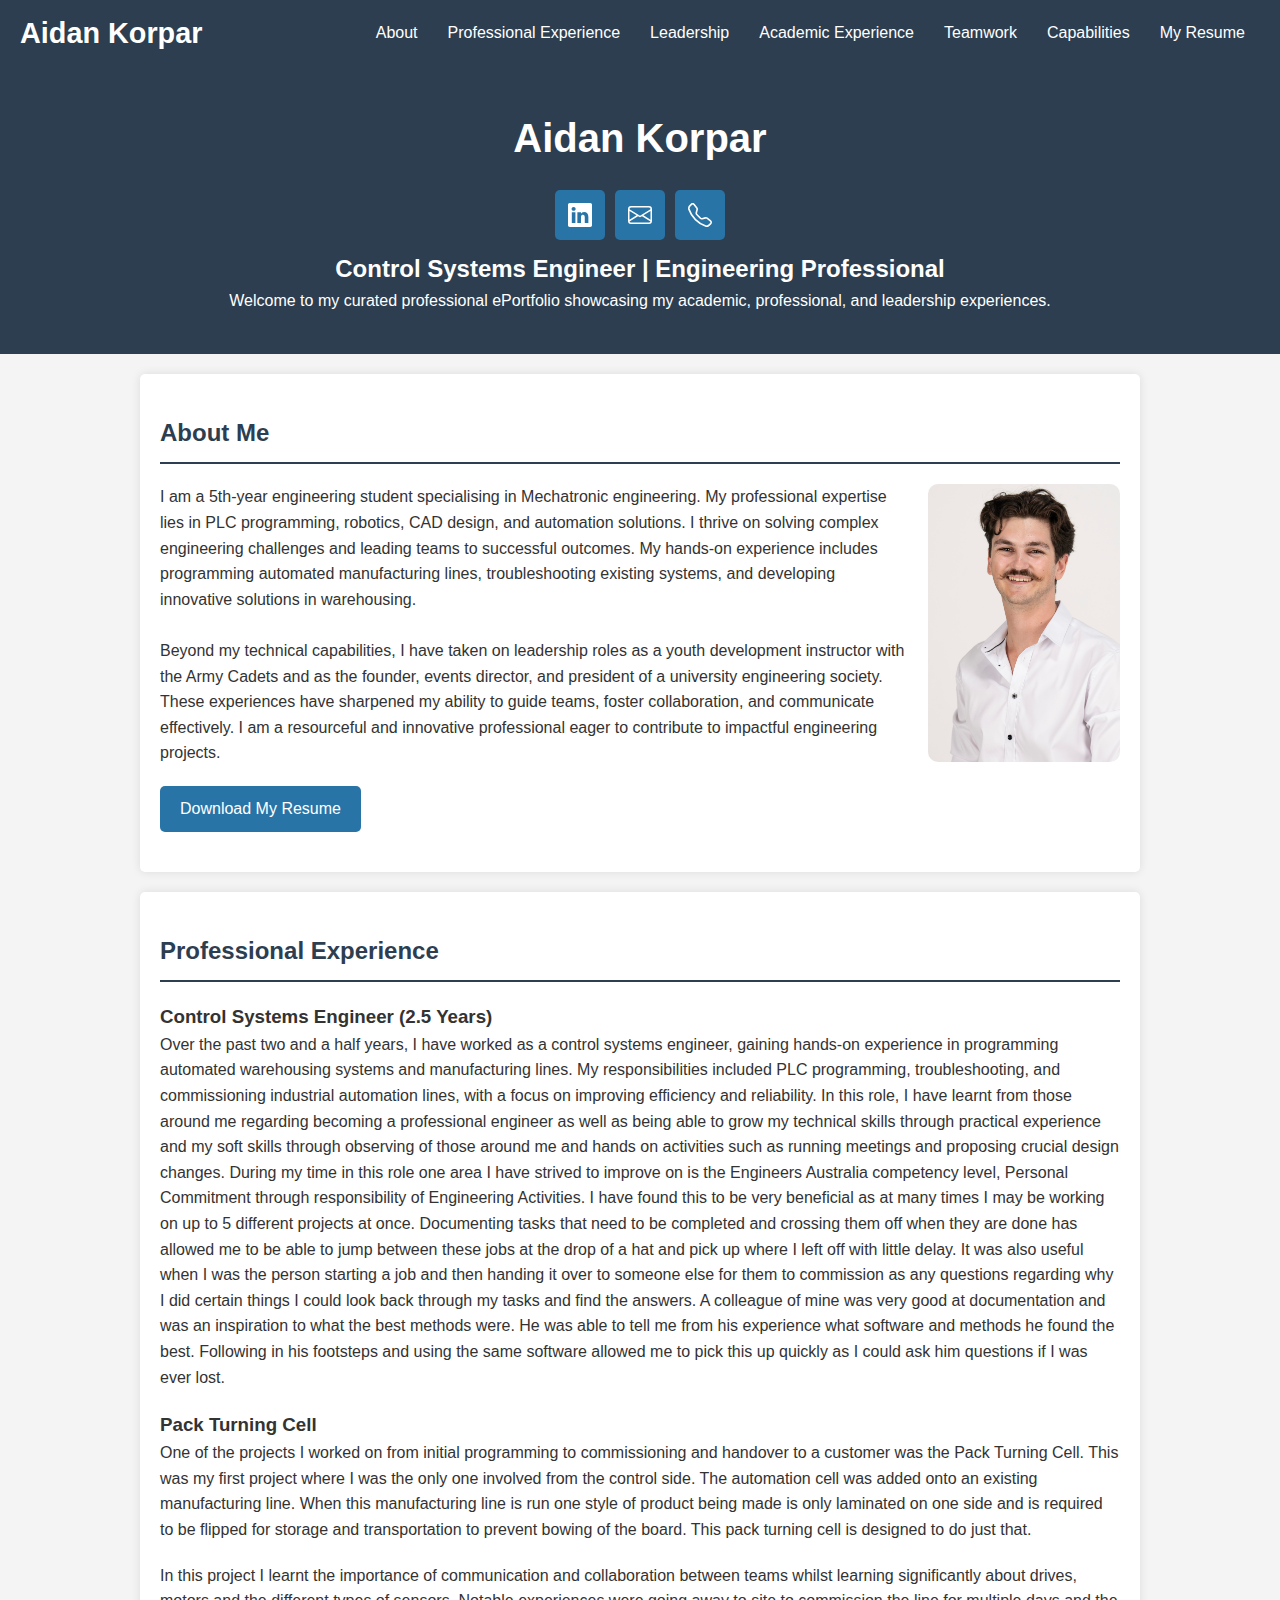
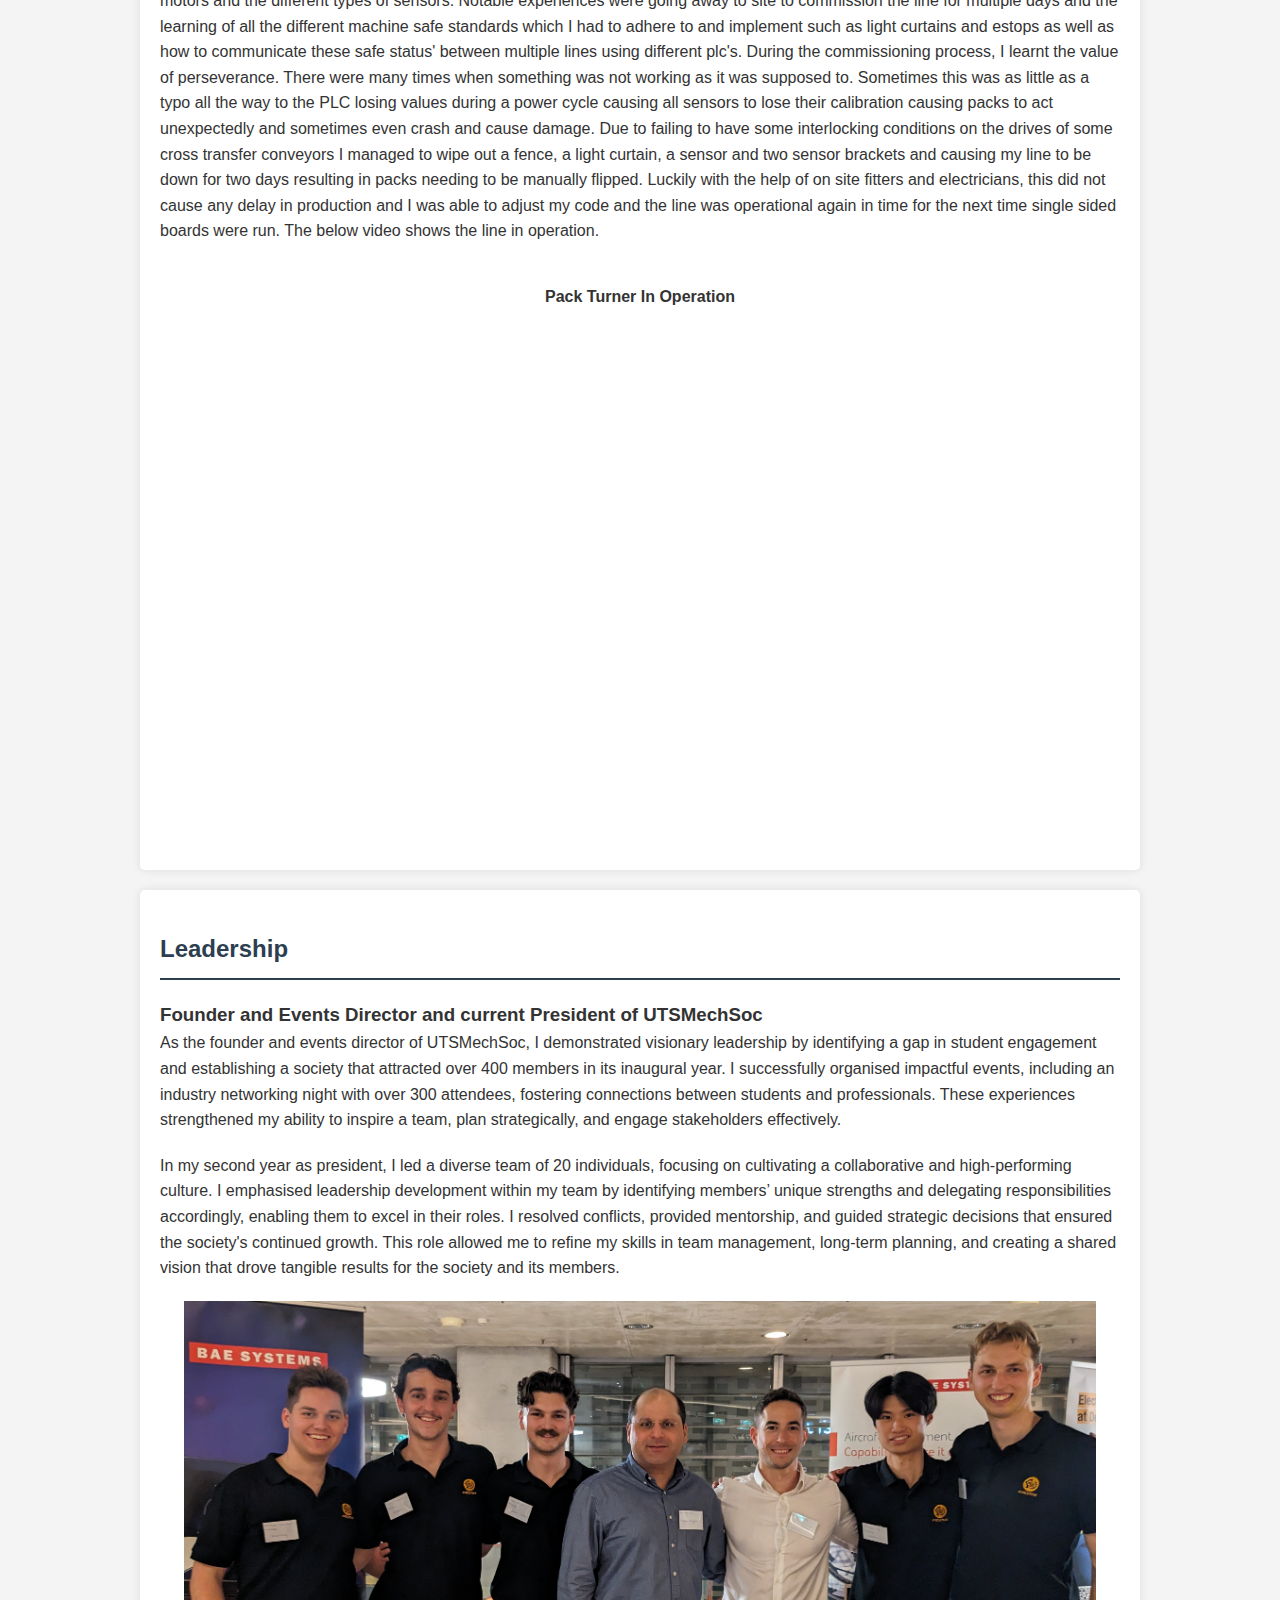
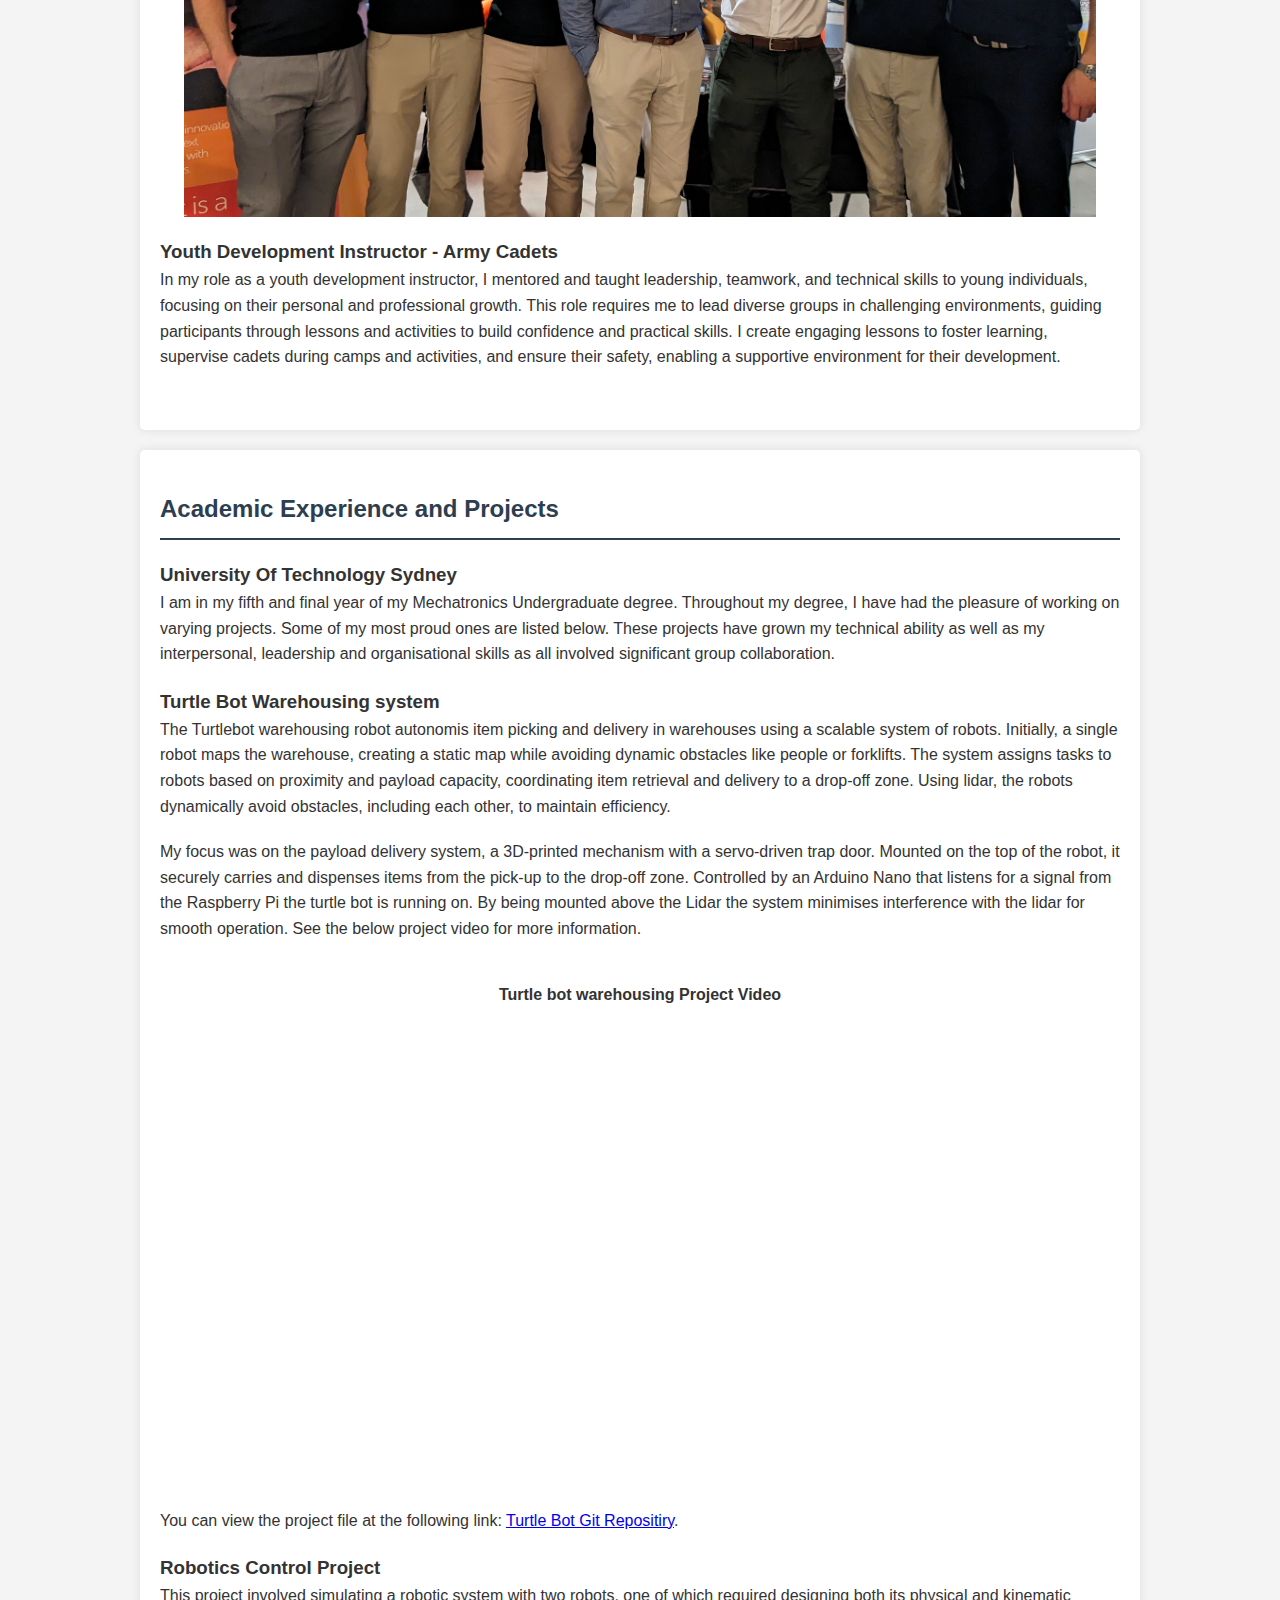
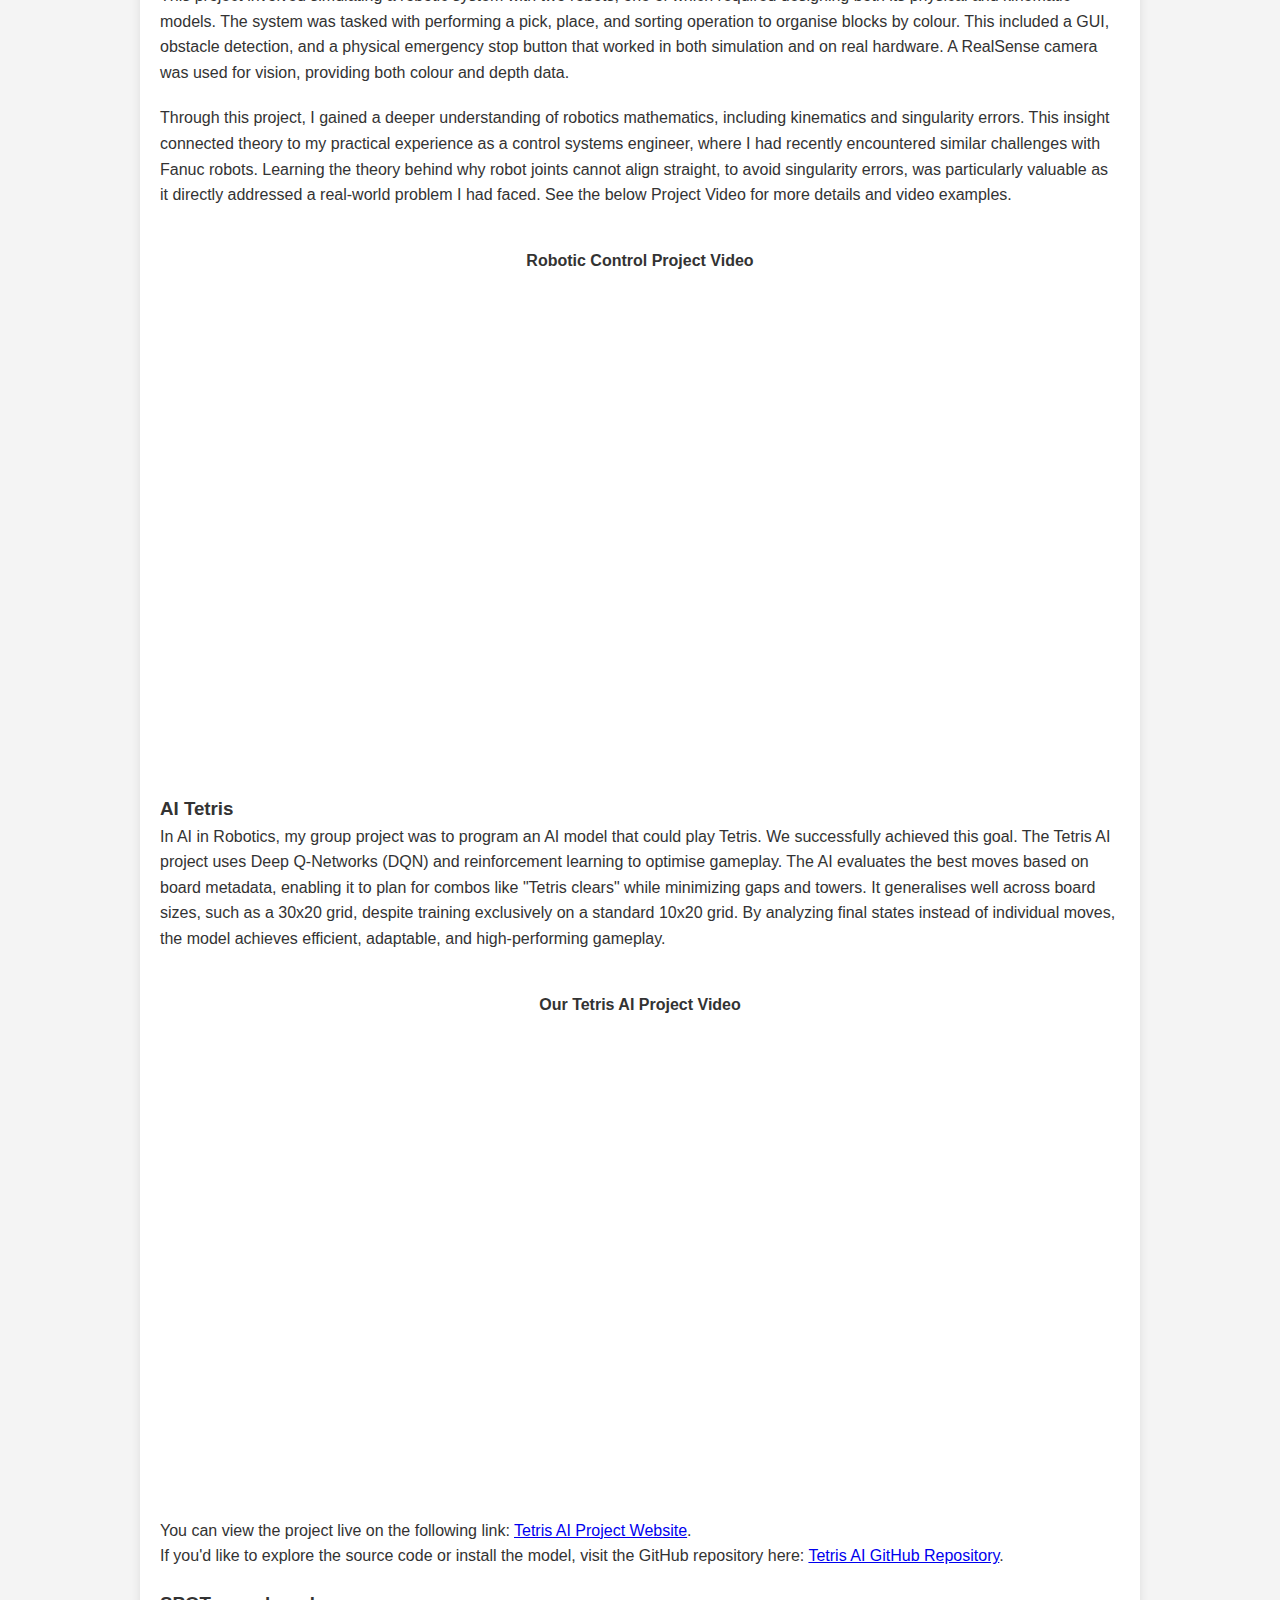
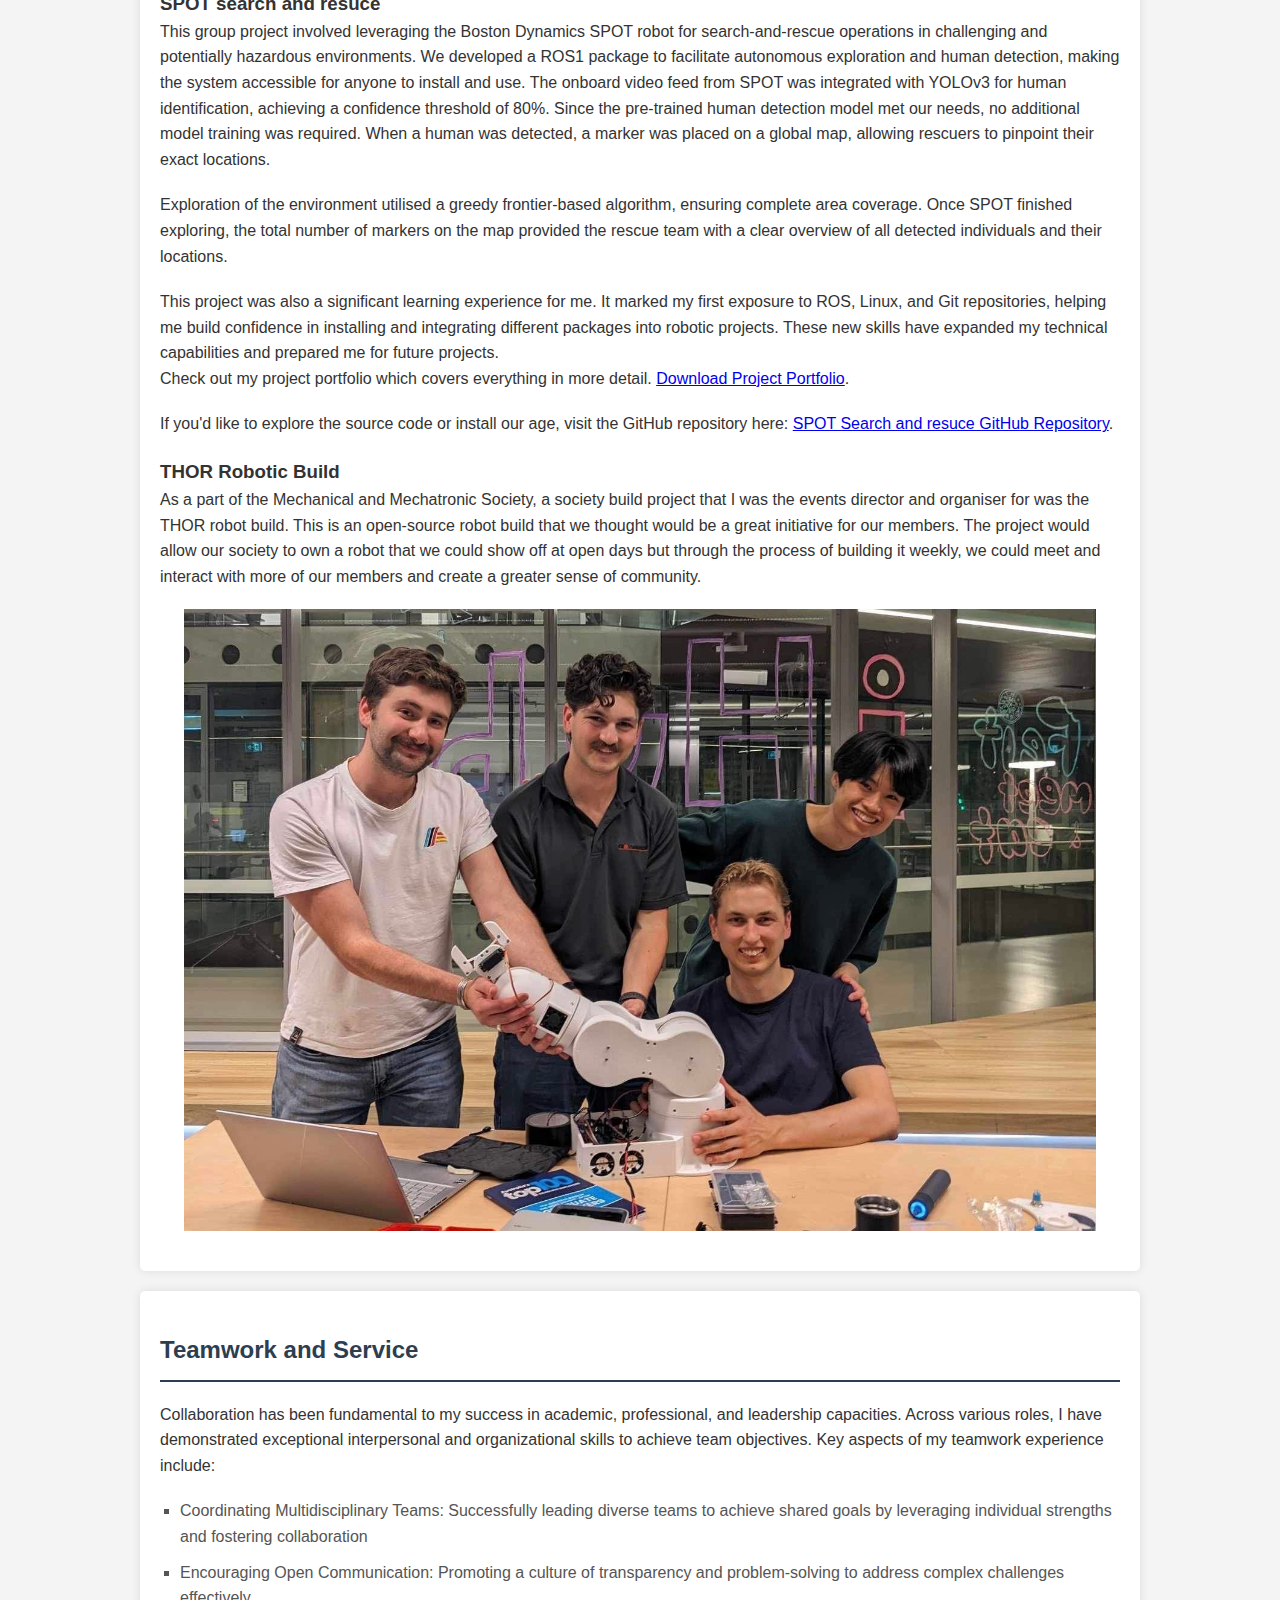
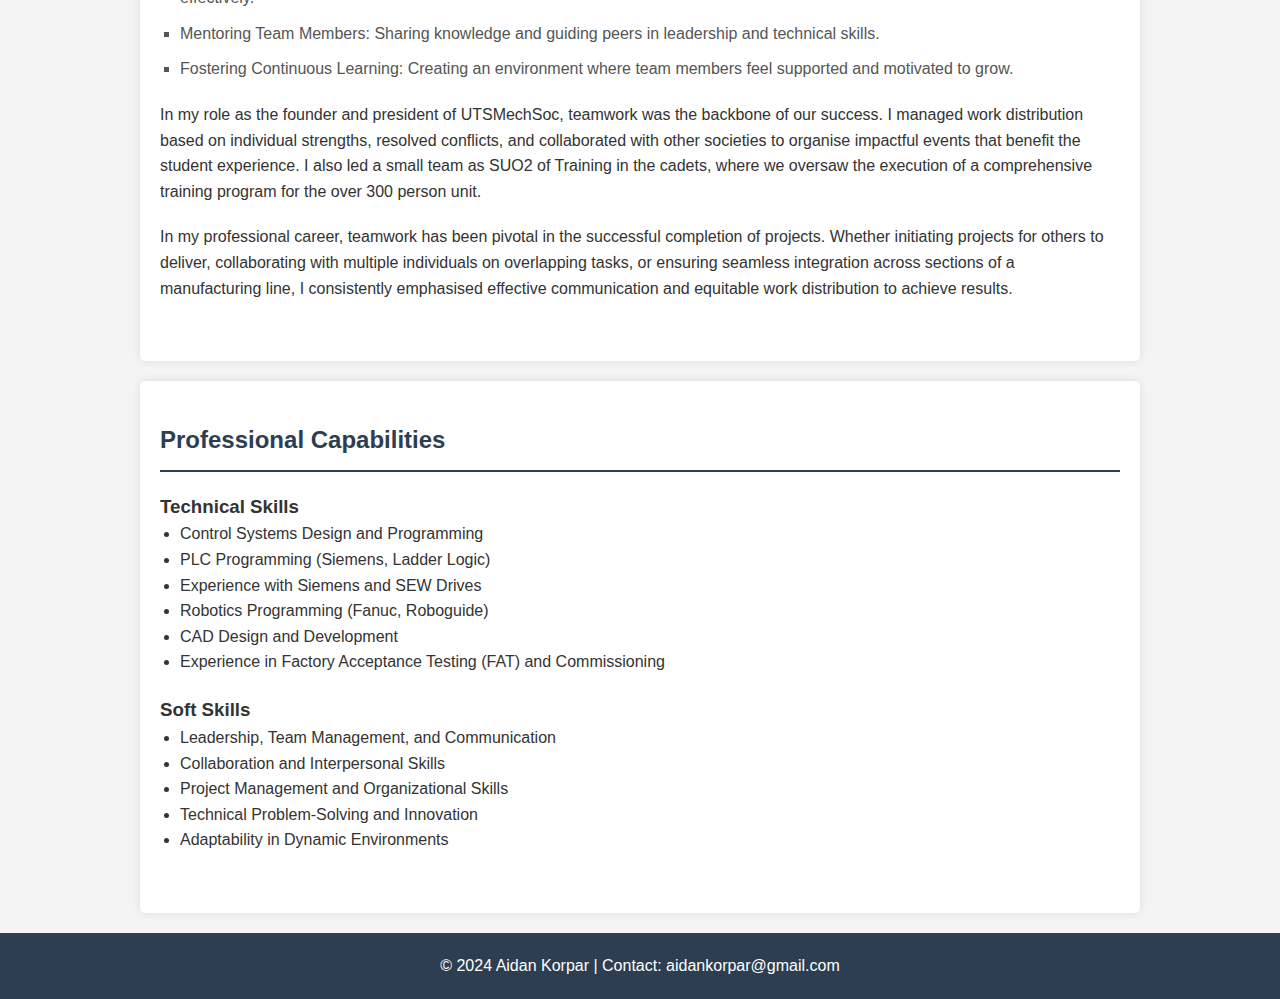
<file: index.html>
<!DOCTYPE html>
<html lang="en">
<head>
    <meta charset="UTF-8">
    <meta name="viewport" content="width=device-width, initial-scale=1.0">
    <title>Engineering ePortfolio</title>
    <link rel="stylesheet" href="style.css">
    <link rel="icon" href="favicon.png" type="image/png">
</head>
<body>
    <!-- Navigation Bar -->
  <nav>
    <div class="container nav-container">
      <h1 class="logo">Aidan Korpar</h1>
      <span class="icon" onclick="myFunction()">☰</span>
      <ul class="nav-links" id="myTopnav">
        <li><a href="#about">About</a></li>
        <li><a href="#professional-experience">Professional Experience</a></li>
        <li><a href="#leadership">Leadership</a></li>
        <li><a href="#academic-experience">Academic Experience</a></li>          
        <li><a href="#teamwork">Teamwork</a></li>
        <li><a href="#capabilities">Capabilities</a></li>
        <li><a href="Aidan Korpar Resume.pdf" download>My Resume</a></li>
      </ul>
    </div>
  </nav>

    <!-- Header Section -->
    <header>
        <div class="container">
            <h1>Aidan Korpar</h1>
            <div class="button-group">
                <a href="www.linkedin.com/in/aidan-korpar" target="_blank" class="btn2">
                    <svg xmlns="http://www.w3.org/2000/svg" width="24" height="24" fill="currentColor" class="bi bi-linkedin" viewBox="0 0 16 16">
                        <path d="M0 1.146C0 .513.526 0 1.175 0h13.65C15.474 0 16 .513 16 1.146v13.708c0 .633-.526 1.146-1.175 1.146H1.175C.526 16 0 15.487 0 14.854zm4.943 12.248V6.169H2.542v7.225zm-1.2-8.212c.837 0 1.358-.554 1.358-1.248-.015-.709-.52-1.248-1.342-1.248S2.4 3.226 2.4 3.934c0 .694.521 1.248 1.327 1.248zm4.908 8.212V9.359c0-.216.016-.432.08-.586.173-.431.568-.878 1.232-.878.869 0 1.216.662 1.216 1.634v3.865h2.401V9.25c0-2.22-1.184-3.252-2.764-3.252-1.274 0-1.845.7-2.165 1.193v.025h-.016l.016-.025V6.169h-2.4c.03.678 0 7.225 0 7.225z"/>
                    </svg>
                </a>
                <a href="mailto:aidankorpar@gmail.com" class="btn2">
                    <svg xmlns="http://www.w3.org/2000/svg" width="24" height="24" fill="currentColor" class="bi bi-envelope" viewBox="0 0 16 16">
                        <path d="M0 4a2 2 0 0 1 2-2h12a2 2 0 0 1 2 2v8a2 2 0 0 1-2 2H2a2 2 0 0 1-2-2zm2-1a1 1 0 0 0-1 1v.217l7 4.2 7-4.2V4a1 1 0 0 0-1-1zm13 2.383-4.708 2.825L15 11.105zm-.034 6.876-5.64-3.471L8 9.583l-1.326-.795-5.64 3.47A1 1 0 0 0 2 13h12a1 1 0 0 0 .966-.741M1 11.105l4.708-2.897L1 5.383z"/>
                    </svg>
                </a>
                <a href="tel:+61403736341" class="btn2">
                    <svg xmlns="http://www.w3.org/2000/svg" width="24" height="24" fill="currentColor" class="bi bi-telephone" viewBox="0 0 16 16">
                        <path d="M3.654 1.328a.678.678 0 0 0-1.015-.063L1.605 2.3c-.483.484-.661 1.169-.45 1.77a17.6 17.6 0 0 0 4.168 6.608 17.6 17.6 0 0 0 6.608 4.168c.601.211 1.286.033 1.77-.45l1.034-1.034a.678.678 0 0 0-.063-1.015l-2.307-1.794a.68.68 0 0 0-.58-.122l-2.19.547a1.75 1.75 0 0 1-1.657-.459L5.482 8.062a1.75 1.75 0 0 1-.46-1.657l.548-2.19a.68.68 0 0 0-.122-.58zM1.884.511a1.745 1.745 0 0 1 2.612.163L6.29 2.98c.329.423.445.974.315 1.494l-.547 2.19a.68.68 0 0 0 .178.643l2.457 2.457a.68.68 0 0 0 .644.178l2.189-.547a1.75 1.75 0 0 1 1.494.315l2.306 1.794c.829.645.905 1.87.163 2.611l-1.034 1.034c-.74.74-1.846 1.065-2.877.702a18.6 18.6 0 0 1-7.01-4.42 18.6 18.6 0 0 1-4.42-7.009c-.362-1.03-.037-2.137.703-2.877z"/>
                    </svg>
                </a>
            </div>
            <h2>Control Systems Engineer | Engineering Professional</h2>
            <p>Welcome to my curated professional ePortfolio showcasing my academic, professional, and leadership experiences.</p>
        </div>
    </header>

    <!-- About Me Section -->
    <section id="about" class="section">
        <div class="container">

            <h2>About Me</h2>
            <div class="about-me-container">
                <p>
                    I am a 5th-year engineering student specialising in Mechatronic engineering. My professional expertise lies in PLC programming, robotics, CAD design, and automation solutions. I thrive on solving complex engineering challenges and leading teams to successful outcomes. My hands-on experience includes programming automated manufacturing lines, troubleshooting existing systems, and developing innovative solutions in warehousing. 
                <br><br>
                    Beyond my technical capabilities, I have taken on leadership roles as a youth development instructor with the Army Cadets and as the founder, events director, and president of a university engineering society. These experiences have sharpened my ability to guide teams, foster collaboration, and communicate effectively. I am a resourceful and innovative professional eager to contribute to impactful engineering projects.
                </p>
                <img src="Headshot.jpeg" alt="Profile Photo" class="about-me-photo">
            </div>
            <a href="Aidan Korpar Resume.pdf" class="btn" download>Download My Resume</a>
        </div>
    </section>


 <!-- Professional Experience Section -->
    <section id="professional-experience" class="section">
        <div class="container">
            <h2>Professional Experience</h2>
            <div class="professional-project">
                <h3>Control Systems Engineer (2.5 Years)</h3>
                <p>
                    Over the past two and a half years, I have worked as a control systems engineer, gaining hands-on experience in programming automated warehousing systems and manufacturing lines. My responsibilities included PLC programming, troubleshooting, and commissioning industrial automation lines, with a focus on improving efficiency and reliability.
                    In this role, I have learnt from those around me regarding becoming a professional engineer as well as being able to grow my technical skills through practical experience and my soft skills through observing of those around me and hands on activities such as running meetings and proposing crucial design changes.
                    During my time in this role one area I have strived to improve on is the Engineers Australia competency level, Personal Commitment through responsibility of Engineering Activities. I have found this to be very beneficial as at many times I may be working on up to 5 different projects at once. Documenting tasks that need to be completed and crossing them off when they are done has allowed me to be able to jump between these jobs at the drop of a hat and pick up where I left off with little delay. It was also useful when I was the person starting a job and then handing it over to someone else for them to commission as any questions regarding why I did certain things I could look back through my tasks and find the answers.
                    A colleague of mine was very good at documentation and was an inspiration to what the best methods were. He was able to tell me from his experience what software and methods he found the best. Following in his footsteps and using the same software allowed me to pick this up quickly as I could ask him questions if I was ever lost.
                </p>
                
            </div>
            <div class="professional-project">
                <h3>Pack Turning Cell</h3>
                <p>
                    One of the projects I worked on from initial programming to commissioning and handover to a customer was the Pack Turning Cell. This was my first project where I was the only one involved from the control side. 
                    The automation cell was added onto an existing manufacturing line. When this manufacturing line is run one style of product being made is only laminated on one side and is required to be flipped for storage and transportation to prevent bowing of the board. This pack turning cell is designed to do just that.
                </p>
                <p>
                    In this project I learnt the importance of communication and collaboration between teams whilst learning significantly about drives, motors and the different types of sensors. Notable experiences were going away to site to commission the line for multiple days and the learning of all the different machine safe standards which I had to adhere to and implement such as light curtains and estops as well as how to communicate these safe status' between multiple lines using different plc's.
                    During the commissioning process, I learnt the value of perseverance. There were many times when something was not working as it was supposed to. Sometimes this was as little as a typo all the way to the PLC losing values during a power cycle causing all sensors to lose their calibration causing packs to act unexpectedly and sometimes even crash and cause damage. Due to failing to have some interlocking conditions on the drives of some cross transfer conveyors I managed to wipe out a fence, a light curtain, a sensor and two sensor brackets and causing my line to be down for two days resulting in packs needing to be manually flipped.
                    Luckily with the help of on site fitters and electricians, this did not cause any delay in production and I was able to adjust my code and the line was operational again in time for the next time single sided boards were run. 
                    The below video shows the line in operation.
                   
                    <div class="video-container">
                        <h4 class="video-title">Pack Turner In Operation</h4>
                        <iframe src="https://www.youtube.com/embed/6BP48if7j2s?si=kgW1jnw_UqcvFx53"
                        title="Pack Turner In Operation" 
                        frameborder="0" 
                        allow="accelerometer; autoplay; clipboard-write; encrypted-media; gyroscope; picture-in-picture; web-share" 
                        referrerpolicy="strict-origin-when-cross-origin" 
                        allowfullscreen>
                        </iframe>
                    </div>
                </p>
            </div>
        </div>
    </section>

    <!-- Leadership Section -->
    <section id="leadership" class="section">
        <div class="container">
            <h2>Leadership</h2>
            
            <!-- UTSMechSoc Subsection -->
            <div class="leadership-category">
                <h3>Founder and Events Director and current President of UTSMechSoc</h3>
                <p>
                As the founder and events director of UTSMechSoc, I demonstrated visionary leadership by identifying a gap in student engagement and establishing a society that attracted over 400 members in its inaugural year. I successfully organised impactful events, including an industry networking night with over 300 attendees, fostering connections between students and professionals. These experiences strengthened my ability to inspire a team, plan strategically, and engage stakeholders effectively.
                </p>
                <p>
                In my second year as president, I led a diverse team of 20 individuals, focusing on cultivating a collaborative and high-performing culture. I emphasised leadership development within my team by identifying members’ unique strengths and delegating responsibilities accordingly, enabling them to excel in their roles. I resolved conflicts, provided mentorship, and guided strategic decisions that ensured the society's continued growth. This role allowed me to refine my skills in team management, long-term planning, and creating a shared vision that drove tangible results for the society and its members.    
                </p>
                <img src="bae-mechsoc3.jpg" alt="Mechsoc Execs" class="image-container">
            </div>
            
            <!-- Army Cadets Subsection -->
            <div class="leadership-category">
                <h3>Youth Development Instructor - Army Cadets</h3>
                <p>
                    In my role as a youth development instructor, I mentored and taught leadership, teamwork, and technical skills to young individuals, focusing on their personal and professional growth. This role requires me to lead diverse groups in challenging environments, guiding participants through lessons and activities to build confidence and practical skills. I create engaging lessons to foster learning, supervise cadets during camps and activities, and ensure their safety, enabling a supportive environment for their development. 
                </p>
            </div>
        </div>
    </section>
    
    <!-- Academic Experience Section -->
    <section id="academic-experience" class="section">
        <div class="container">
            <h2>Academic Experience and Projects</h2>
            <div class="acedemic-project">
                <h3>University Of Technology Sydney </h3>
                <p>
                    I am in my fifth and final year of my Mechatronics Undergraduate degree. Throughout my degree, I have had the pleasure of working on varying projects. Some of my most proud ones are listed below.
                    These projects have grown my technical ability as well as my interpersonal, leadership and organisational skills as all involved significant group collaboration.
                </p>
            </div>
            <div class="academic-project">
                <h3>Turtle Bot Warehousing system</h3>
                <p>
                    The Turtlebot warehousing robot autonomis item picking and delivery in warehouses using a scalable system of robots. Initially, a single robot maps the warehouse, creating a static map while avoiding dynamic obstacles like people or forklifts. The system assigns tasks to robots based on proximity and payload capacity, coordinating item retrieval and delivery to a drop-off zone. Using lidar, the robots dynamically avoid obstacles, including each other, to maintain efficiency.
                </p>
                <p>
                    My focus was on the payload delivery system, a 3D-printed mechanism with a servo-driven trap door. Mounted on the top of the robot, it securely carries and dispenses items from the pick-up to the drop-off zone. Controlled by an Arduino Nano that listens for a signal from the Raspberry Pi the turtle bot is running on. By being mounted above the Lidar the system minimises interference with the lidar for smooth operation.
                    See the below project video for more information.
                <div class="video-container">
                        <h4 class="video-title">Turtle bot warehousing Project Video</h4>
                        <iframe src="https://www.youtube.com/embed/PykMOBxtqDs?si=Vog3GEVmjzvJvmNK" 
                        title="Turtle bot Warehousing System" 
                        frameborder="0" 
                        allow="accelerometer; autoplay; clipboard-write; encrypted-media; gyroscope; picture-in-picture; web-share" 
                        referrerpolicy="strict-origin-when-cross-origin" 
                        allowfullscreen>
                        </iframe>
                    </div>
                    You can view the project file at the following link:
                    <a href="https://github.com/imJohly/warehouse_tasker/tree/Payload" target="_blank" class="project-link">Turtle Bot Git Repositiry</a>.
                    <br>
                </p>
                
            </div>
            <div class="academic-project">
                <h3>Robotics Control Project</h3>
                <p>
                    This project involved simulating a robotic system with two robots, one of which required designing both its physical and kinematic models. The system was tasked with performing a pick, place, and sorting operation to organise blocks by colour. This included a GUI, obstacle detection, and a physical emergency stop button that worked in both simulation and on real hardware. A RealSense camera was used for vision, providing both colour and depth data.
                </p>
                <p>
                    Through this project, I gained a deeper understanding of robotics mathematics, including kinematics and singularity errors. This insight connected theory to my practical experience as a control systems engineer, where I had recently encountered similar challenges with Fanuc robots. Learning the theory behind why robot joints cannot align straight, to avoid singularity errors, was particularly valuable as it directly addressed a real-world problem I had faced.
                    See the below Project Video for more details and video examples.
                    <div class="video-container">
                        <h4 class="video-title">Robotic Control Project Video</h4>
                        <iframe src="https://www.youtube.com/embed/mtV6qu-1_xM?si=5ocI-sWwbQ1oIWb6" 
                        title="Robotic Control Project Video" 
                        frameborder="0" 
                        allow="accelerometer; autoplay; clipboard-write; encrypted-media; gyroscope; picture-in-picture; web-share" 
                        referrerpolicy="strict-origin-when-cross-origin" 
                        allowfullscreen>
                        </iframe>
                    </div>
                </p>
            </div>
            <div class="academic-project">
                <h3>AI Tetris</h3>
                <p>
                    In AI in Robotics, my group project was to program an AI model that could play Tetris. We successfully achieved this goal. 
                    The Tetris AI project uses Deep Q-Networks (DQN) and reinforcement learning to optimise gameplay. The AI evaluates the best moves based on board metadata, enabling it to plan for combos like "Tetris clears" while minimizing gaps and towers. It generalises well across board sizes, such as a 30x20 grid, despite training exclusively on a standard 10x20 grid. By analyzing final states instead of individual moves, the model achieves efficient, adaptable, and high-performing gameplay.
                    <div class="video-container">
                        <h4 class="video-title">Our Tetris AI Project Video</h4>
                        <iframe src="https://www.youtube.com/embed/jo5F_d3a7GM" 
                        title="Tetris Project Video" 
                        frameborder="0" 
                        allow="accelerometer; autoplay; clipboard-write; encrypted-media; gyroscope; picture-in-picture; web-share" 
                        referrerpolicy="strict-origin-when-cross-origin" 
                        allowfullscreen>
                        </iframe>
                    </div>

                    You can view the project live on the following link:
                    <a href="https://topey2x.github.io/TetrisAI/" target="_blank" class="project-link">Tetris AI Project Website</a>.
                    <br>
                    If you'd like to explore the source code or install the model, visit the GitHub repository here: 
                    <a href="https://github.com/Topey2X/TetrisAI" target="_blank" class="project-link">Tetris AI GitHub Repository</a>.
                </p>
            </div>
            <div class="academic-project">
                <h3>SPOT search and resuce</h3>
                <p>
                    This group project involved leveraging the Boston Dynamics SPOT robot for search-and-rescue operations in challenging and potentially hazardous environments. We developed a ROS1 package to facilitate autonomous exploration and human detection, making the system accessible for anyone to install and use. The onboard video feed from SPOT was integrated with YOLOv3 for human identification, achieving a confidence threshold of 80%. Since the pre-trained human detection model met our needs, no additional model training was required. When a human was detected, a marker was placed on a global map, allowing rescuers to pinpoint their exact locations.
                </p>
                <p>
                    Exploration of the environment utilised a greedy frontier-based algorithm, ensuring complete area coverage. Once SPOT finished exploring, the total number of markers on the map provided the rescue team with a clear overview of all detected individuals and their locations.
                </p>
                <p>
                    This project was also a significant learning experience for me. It marked my first exposure to ROS, Linux, and Git repositories, helping me build confidence in installing and integrating different packages into robotic projects. These new skills have expanded my technical capabilities and prepared me for future projects. 
                    <br>
                    Check out my project portfolio which covers everything in more detail.
                    <!-- <a href="Robo1 Portfolio.pdf" class="btn" download>Download Project Portfolio</a>\ -->
                    <a href="Robo1 Portfolio.pdf" target="_blank" class="project-link">Download Project Portfolio</a>.
                </p>
                <p>
                    If you'd like to explore the source code or install our age, visit the GitHub repository here: 
                    <a href="https://github.com/imJohly/JJCAR-Rescuebot" target="_blank" class="project-link">SPOT Search and resuce GitHub Repository</a>.
                    
                </p>
            </div>
            <div class="academic-project">
                <h3>THOR Robotic Build</h3>
                <p>
                    As a part of the Mechanical and Mechatronic Society, a society build project that I was the events director and organiser for was the THOR robot build. This is an open-source robot build that we thought would be a great initiative for our members. The project would allow our society to own a robot that we could show off at open days but through the process of building it weekly, we could meet and interact with more of our members and create a greater sense of community.
                </p>
                <img src="Thor_Robot1.jpeg" alt="THOR Robot" class="image-container">
            </div>         
        </div>
    </section>

   

    <!-- Teamwork Section -->
    <section id="teamwork" class="section">
        <div class="container">
            <h2>Teamwork and Service</h2>
            <p>
                Collaboration has been fundamental to my success in academic, professional, and leadership capacities. Across various roles, I have demonstrated exceptional interpersonal and organizational skills to achieve team objectives. Key aspects of my teamwork experience include:   
            </p>
            <ul>
                <li>Coordinating Multidisciplinary Teams: Successfully leading diverse teams to achieve shared goals by leveraging individual strengths and fostering collaboration</li>
                <li>Encouraging Open Communication: Promoting a culture of transparency and problem-solving to address complex challenges effectively.</li>
                <li>Mentoring Team Members: Sharing knowledge and guiding peers in leadership and technical skills.</li>
                <li>Fostering Continuous Learning: Creating an environment where team members feel supported and motivated to grow.</li>
            </ul>
            <p>
            In my role as the founder and president of UTSMechSoc, teamwork was the backbone of our success. I managed work distribution based on individual strengths, resolved conflicts, and collaborated with other societies to organise impactful events that benefit the student experience. I also led a small team as SUO2 of Training in the cadets, where we oversaw the execution of a comprehensive training program for the over 300 person unit.
            </p>
            <p>
            In my professional career, teamwork has been pivotal in the successful completion of projects. Whether initiating projects for others to deliver, collaborating with multiple individuals on overlapping tasks, or ensuring seamless integration across sections of a manufacturing line, I consistently emphasised effective communication and equitable work distribution to achieve results.    
            </p>
        </div>
    </section>

    <!-- Professional Capabilities -->
<section id="capabilities" class="section">
    <div class="container">
        <h2>Professional Capabilities</h2>
        
        <!-- Technical Skills Subsection -->
        <div class="technical-skills">
            <h3>Technical Skills</h3>
            <ul>
                <li>Control Systems Design and Programming</li>
                <li>PLC Programming (Siemens, Ladder Logic)</li>
                <li>Experience with Siemens and SEW Drives</li>
                <li>Robotics Programming (Fanuc, Roboguide)</li>
                <li>CAD Design and Development</li>
                <li>Experience in Factory Acceptance Testing (FAT) and Commissioning</li>
            </ul>
        </div>
        
        <!-- Soft Skills Subsection -->
        <div class="soft-skills">
            <h3>Soft Skills</h3>
            <ul>
                <li>Leadership, Team Management, and Communication</li>
                <li>Collaboration and Interpersonal Skills</li>
                <li>Project Management and Organizational Skills</li>
                <li>Technical Problem-Solving and Innovation</li>
                <li>Adaptability in Dynamic Environments</li>
            </ul>
        </div>
    </div>
</section>


    <!-- Footer -->
    <footer>
        <div class="container">
            <p>&copy; 2024 Aidan Korpar | Contact: aidankorpar@gmail.com</p>
        </div>
    </footer>

<script>
    function myFunction() {
      var x = document.getElementById("myTopnav");
      if (x.className === "nav-links") {
        x.className += " responsive";
      } else {
        x.className = "nav-links";
      }
    }
  </script>
    
</body>
</html>
</file>
<file: style.css>
/* General Reset */
* {
    margin: 0;
    padding: 0;
    box-sizing: border-box;
}

body {
    font-family: Arial, sans-serif;
    line-height: 1.6;
    color: #333;
    background-color: #f4f4f4;
}

/* Navigation Bar */
nav {
    background-color: #2c3e50;
    color: #fff;
    position: sticky;
    top: 0;
    width: 100%;
    z-index: 1000;
}

.nav-container {
    display: flex;
    justify-content: space-between;
    align-items: center;
    padding: 10px 20px;
}

.logo {
    font-size: 1.8em;
    font-weight: bold;
    color: #fff;
}

.nav-links {
    list-style: none;
    display: flex;
}

.nav-links li {
    margin: 0 15px;
}

.nav-links a {
    color: #fff;
    text-decoration: none;
    font-size: 1em;
    transition: color 0.3s;
}

.nav-links a:hover {
    color: #3498db;
}
/* Responsive Navigation */
.nav-links.responsive {
    display: flex;
    flex-direction: column;
    position: absolute;
    top: 60px; /* Adjust to match the height of your nav bar */
    left: 0;
    width: 100%;
    background-color: #2c3e50;
    z-index: 999;
}

.nav-links.responsive li {
    margin: 10px 0; /* Add spacing between links in the dropdown */
    text-align: center;
}

/* Hamburger Icon */
.icon {
    display: none;
    font-size: 24px;
    cursor: pointer;
    color: #fff;
    padding: 10px;
}

/* Media Query for Responsive Design */
@media screen and (max-width: 1200px) {
    .nav-links {
        display: none; /* Hide navigation links by default */
        flex-direction: column;
    }

    .icon {
        display: block; /* Show the hamburger icon */
    }

    .nav-container {
        justify-content: space-between;
    }
    
       .about-me-container {
        flex-direction: column; /* Stack image and text vertically */
        align-items: center; /* Center both the image and text */
    }

    .about-me-photo {
        width: 95%; /* Make the image larger for better visibility */
    }
}
/* Header */
header {
    background: #2c3e50;
    color: #fff;
    padding: 40px 0;
    text-align: center;
}

header h1 {
    font-size: 2.5em;
}

header h2 {
    font-size: 1.5em;
    margin-top: 10px;
}

/* Image Styling */
.image-container {
    display: block;
    margin: 0 auto;
    width: 95%;
    height: auto; /* Maintain aspect ratio */
}
/* Video Styling */
.video-container {
    display: flex;
    flex-direction: column;
    align-items: center;
    justify-content: center;
    text-align: center;
    width: 100%;
    margin: 0 auto;
    padding: 20px;
}

.video-container iframe {
    width: 100%;
    max-width: 854px; /* Original width of video */
    aspect-ratio: 16 / 9; /* Ensures the video scales proportionally */
    border: none;
}

.about-me-container {
    display: flex;
    align-items: flex-start;
    gap: 20px; /* Space between the image and text */
}

.about-me-photo {
    width: 20%; /* Adjust the width as needed */
    height: auto; /* Maintain aspect ratio */
    border-radius: 10px; /* Optional: Add rounded corners */
    object-fit: cover; /* Ensure the image looks good */
}

/* Section Styling */
.section {
    padding: 40px 20px;
    background: #fff;
    margin: 20px auto;
    width: 80%;
    max-width: 1000px;
    box-shadow: 0 0 10px rgba(0, 0, 0, 0.1);
    border-radius: 5px;
}

.section h2 {
    margin-bottom: 20px;
    color: #2c3e50;
    border-bottom: 2px solid #2c3e50;
    padding-bottom: 10px;
}

.section p, .section ul {
    margin-bottom: 20px;
}

ul {
    list-style: disc;
    padding-left: 20px;
}

/* Project Categories */
.project-category {
    margin-bottom: 30px;
}

.project-category h3 {
    color: #3498db;
    font-size: 1.8em;
    margin-bottom: 10px;
}

.project {
    margin-bottom: 20px;
    padding: 15px;
    border: 1px solid #ddd;
    border-radius: 5px;
    box-shadow: 0 2px 5px rgba(0, 0, 0, 0.1);
}

.project h4 {
    color: #2c3e50;
    font-size: 1.3em;
    margin-bottom: 5px;
}

.project p {
    font-size: 1em;
    color: #555;
}

/* Leadership Subsections */
.leadership-category {
    margin-bottom: 20px;
}
/*
.leadership-category h3 {
    font-size: 1.5em;
    color: #3498db;
    margin-bottom: 10px;
}

.leadership-category p {
    font-size: 1em;
    color: #555;
}
*/
/* Teamwork Section */
#teamwork ul {
    list-style: square;
    margin-top: 10px;
    padding-left: 20px;
}

#teamwork ul li {
    margin-bottom: 10px;
    font-size: 1em;
    color: #555;
}
/* Button Group Styling */
.button-group {
    margin-top: 20px;
    display: flex;
    gap: 10px;
    justify-content: center;
}

.btn2 {
    display: inline-flex;
    align-items: center;
    justify-content: center;
    width: 50px; /* Button size */
    height: 50px;
    background-color: #2874A6; /* Button background color */
    color: white; /* Icon color */
    text-decoration: none;
    border-radius: 5px;
    transition: background-color 0.3s;
}

.btn2:hover {
    background-color: #1A5276; /* Darker blue on hover */
}

.btn2 svg {
    width: 24px; /* Adjust SVG size */
    height: 24px;
    fill: white; /* SVG color */
}


/* Buttons */
.btn {
    display: inline-block;
    background-color: #2874A6;
    color: #fff;
    padding: 10px 20px;
    text-decoration: none;
    border-radius: 5px;
    transition: background 0.3s;
}

.btn:hover {
    background-color: #1A5276;
}

/* Footer */
footer {
    background: #2c3e50;
    color: #fff;
    text-align: center;
    padding: 20px 0;
}

footer p {
    margin: 0;
}
</file>
